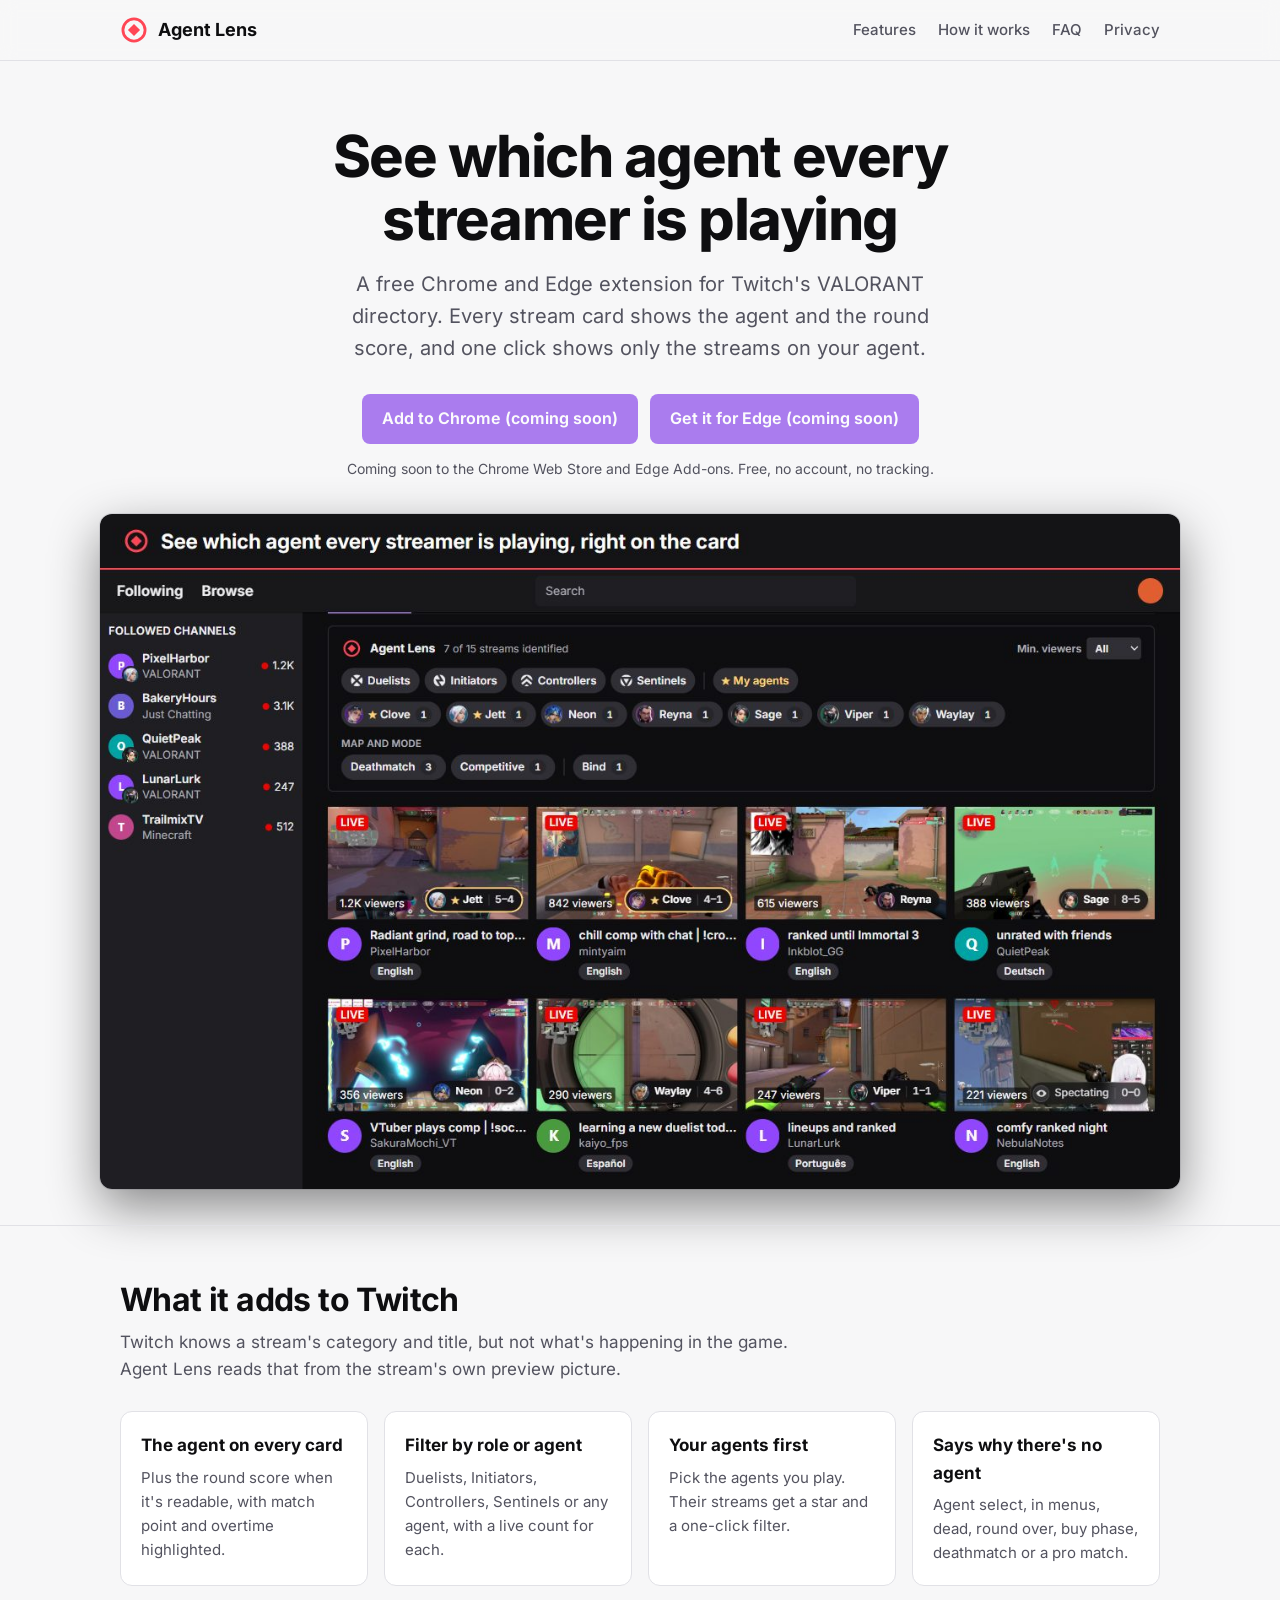
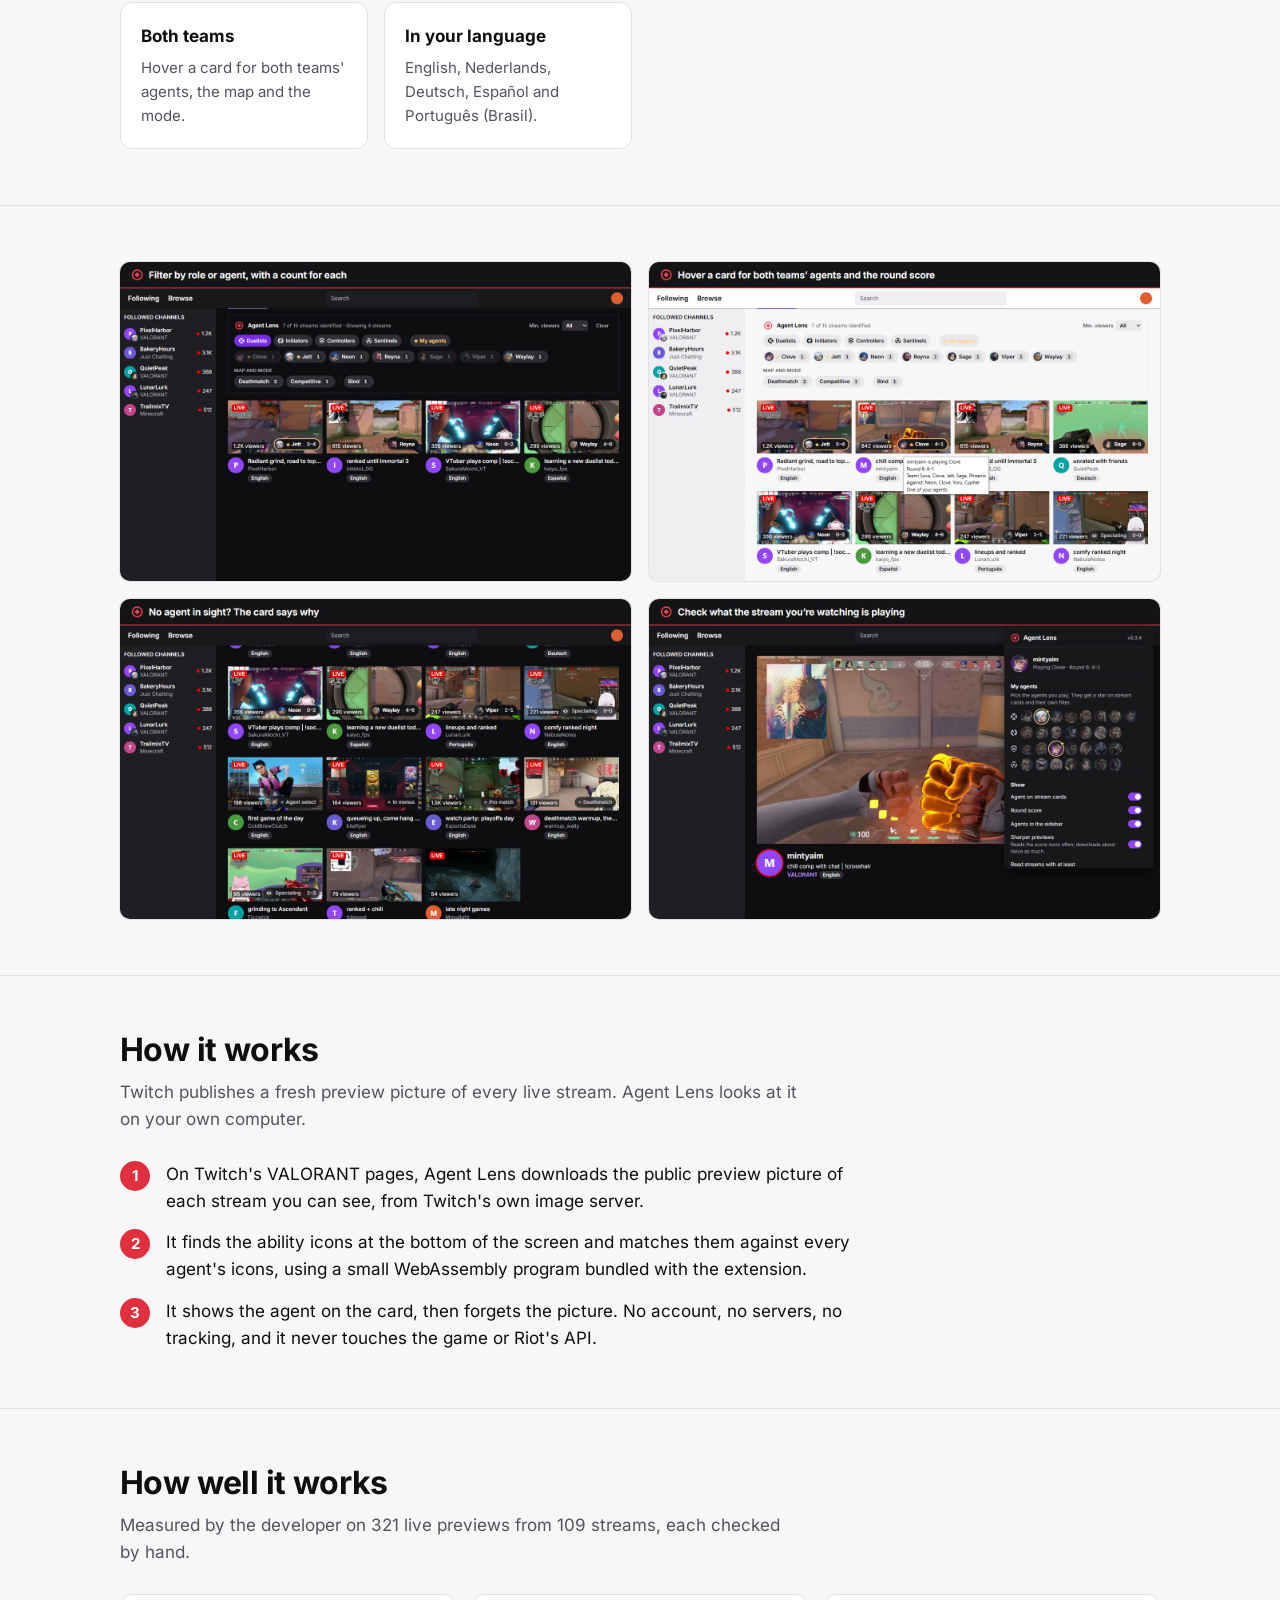
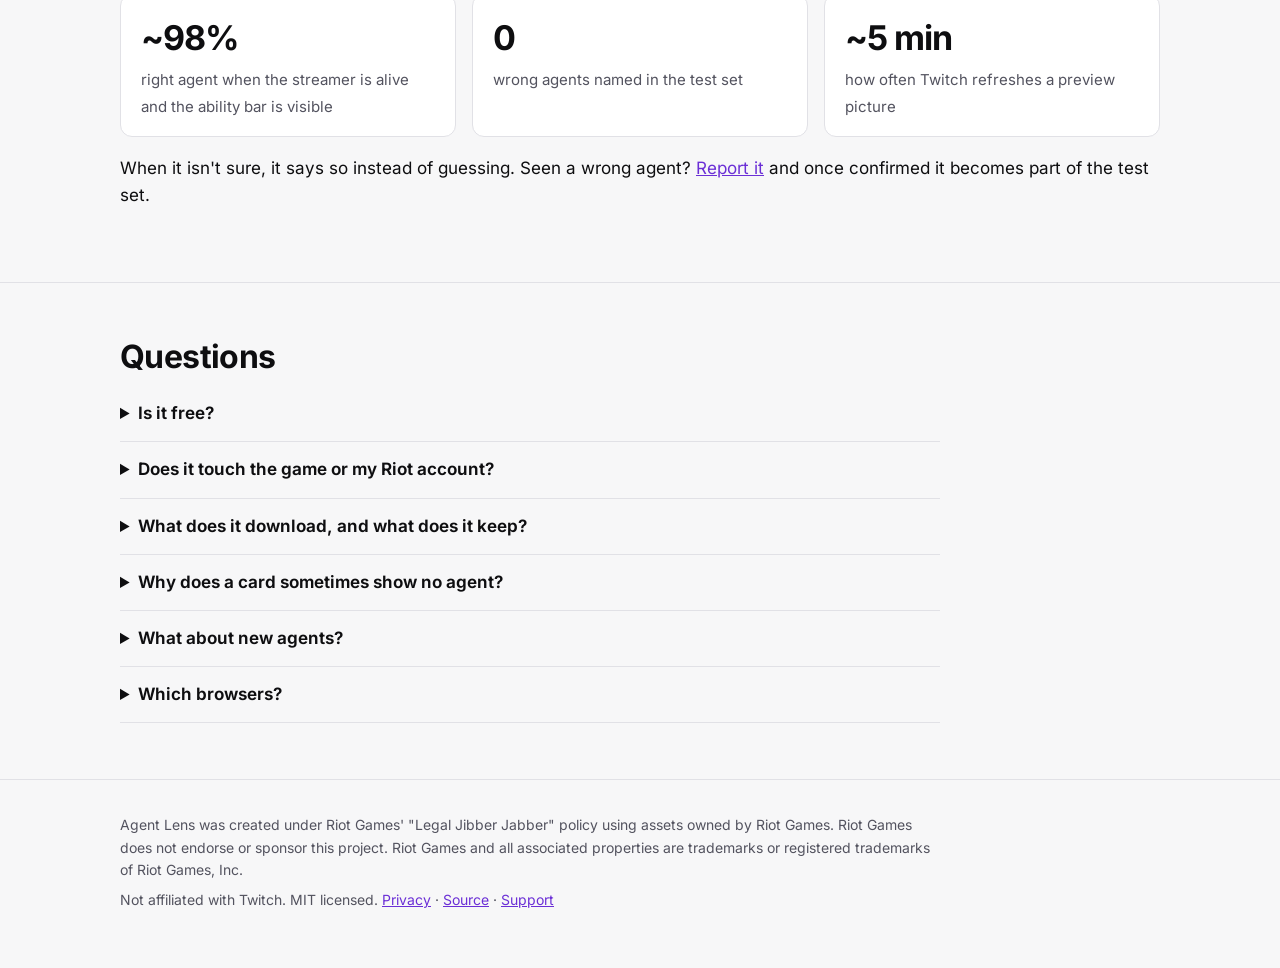
<file: docs/index.html>
<!doctype html>
<html lang="en">
<head>
  <meta charset="utf-8">
  <meta name="viewport" content="width=device-width, initial-scale=1">
  <title>Agent Lens: see the agent on every Twitch stream</title>
  <meta name="description" content="Agent Lens is a free Chrome and Edge extension that shows which VALORANT agent every Twitch streamer is playing, right on their stream card, and filters streams by agent or role.">
  <meta property="og:title" content="Agent Lens">
  <meta property="og:description" content="See which agent every streamer is playing, right on Twitch. Free, no tracking.">
  <meta property="og:image" content="https://raccooovl.github.io/agent-lens/img/marquee.jpg">
  <meta property="og:type" content="website">
  <meta name="twitter:card" content="summary_large_image">
  <link rel="icon" href="img/icon-128.png">
  <link rel="stylesheet" href="site.css">
  <script type="application/ld+json">
  {"@context": "https://schema.org", "@type": "SoftwareApplication", "name": "Agent Lens", "applicationCategory": "BrowserApplication",
   "operatingSystem": "Chrome, Microsoft Edge", "offers": {"@type": "Offer", "price": "0", "priceCurrency": "USD"},
   "description": "Shows which agent every Twitch streamer is playing, on their stream card, and filters streams by agent or role."}
  </script>
</head>
<body>
  <header class="top">
    <div class="wrap">
      <a class="brand" href="./"><svg viewBox="0 0 24 24" aria-hidden="true"><circle cx="12" cy="12" r="9.5" fill="none" stroke="#ff4655" stroke-width="2.4"/><path d="M12 6.8 17.2 12 12 17.2 6.8 12Z" fill="#ff4655"/></svg>Agent Lens</a>
      <nav><a href="#features">Features</a><a href="#how" class="hide-small">How it works</a><a href="#faq">FAQ</a><a href="privacy.html" class="hide-small">Privacy</a></nav>
    </div>
  </header>

  <main>
    <div class="hero wrap">
      <h1>See which agent every streamer is playing</h1>
      <p class="lead">A free Chrome and Edge extension for Twitch's VALORANT directory. Every stream card shows the agent and the round score, and one click shows only the streams on your agent.</p>
      <div class="install">
        <a class="btn" data-store="chrome" href="#">Add to Chrome</a>
        <a class="btn" data-store="edge" href="#">Get it for Edge</a>
      </div>
      <p class="small" id="install-note">Free, no account, no tracking.</p>
      <img class="shot" src="img/1-agents.jpg" width="1280" height="800" alt="The Twitch VALORANT directory with Agent Lens: each stream card shows the streamer's agent and round score, and a filter bar lists roles and agents with counts.">
    </div>

    <section id="features">
      <div class="wrap">
        <h2>What it adds to Twitch</h2>
        <p class="intro">Twitch knows a stream's category and title, but not what's happening in the game. Agent Lens reads that from the stream's own preview picture.</p>
        <div class="grid">
          <div class="card"><h3>The agent on every card</h3><p>Plus the round score when it's readable, with match point and overtime highlighted.</p></div>
          <div class="card"><h3>Filter by role or agent</h3><p>Duelists, Initiators, Controllers, Sentinels or any agent, with a live count for each.</p></div>
          <div class="card"><h3>Your agents first</h3><p>Pick the agents you play. Their streams get a star and a one-click filter.</p></div>
          <div class="card"><h3>Says why there's no agent</h3><p>Agent select, in menus, dead, round over, buy phase, deathmatch or a pro match.</p></div>
          <div class="card"><h3>Both teams</h3><p>Hover a card for both teams' agents, the map and the mode.</p></div>
          <div class="card"><h3>In your language</h3><p>English, Nederlands, Deutsch, Español and Português (Brasil).</p></div>
        </div>
      </div>
    </section>

    <section aria-label="Screenshots">
      <div class="wrap gallery">
        <figure><img src="img/2-filter.jpg" width="1280" height="800" loading="lazy" alt="The directory filtered to Duelists: only the four streams on a Duelist stay on the page."></figure>
        <figure><img src="img/3-teams.jpg" width="1280" height="800" loading="lazy" alt="Hovering a stream card shows the agents on both teams and the round."></figure>
        <figure><img src="img/4-why.jpg" width="1280" height="800" loading="lazy" alt="Cards without a visible agent say why: agent select, in menus, a pro match or deathmatch."></figure>
        <figure><img src="img/5-popup.jpg" width="1280" height="800" loading="lazy" alt="On a channel page, the toolbar button shows what the streamer is playing and lets you pick your agents."></figure>
      </div>
    </section>

    <section id="how">
      <div class="wrap">
        <h2>How it works</h2>
        <p class="intro">Twitch publishes a fresh preview picture of every live stream. Agent Lens looks at it on your own computer.</p>
        <ol class="steps">
          <li>On Twitch's VALORANT pages, Agent Lens downloads the public preview picture of each stream you can see, from Twitch's own image server.</li>
          <li>It finds the ability icons at the bottom of the screen and matches them against every agent's icons, using a small WebAssembly program bundled with the extension.</li>
          <li>It shows the agent on the card, then forgets the picture. No account, no servers, no tracking, and it never touches the game or Riot's API.</li>
        </ol>
      </div>
    </section>

    <section id="accuracy">
      <div class="wrap">
        <h2>How well it works</h2>
        <p class="intro">Measured by the developer on 321 live previews from 109 streams, each checked by hand.</p>
        <div class="stats">
          <div class="stat"><b>~98%</b><span>right agent when the streamer is alive and the ability bar is visible</span></div>
          <div class="stat"><b>0</b><span>wrong agents named in the test set</span></div>
          <div class="stat"><b>~5 min</b><span>how often Twitch refreshes a preview picture</span></div>
        </div>
        <p>When it isn't sure, it says so instead of guessing. Seen a wrong agent? <a href="https://github.com/raccooovl/agent-lens/issues/new?template=wrong-agent.yml">Report it</a> and once confirmed it becomes part of the test set.</p>
      </div>
    </section>

    <section id="faq">
      <div class="wrap">
        <h2>Questions</h2>
        <details><summary>Is it free?</summary><p>Yes, and it stays free. It's a fan project with no ads, no paid features and no donations.</p></details>
        <details><summary>Does it touch the game or my Riot account?</summary><p>No. It's a browser extension that only works on twitch.tv. It never talks to the game, the Riot client or Riot's API.</p></details>
        <details><summary>What does it download, and what does it keep?</summary><p>Only the public preview pictures Twitch already shows for live streams. It keeps your settings and chosen agents in your browser, and forgets what it read when you close the browser. Details are in the <a href="privacy.html">privacy policy</a>.</p></details>
        <details><summary>Why does a card sometimes show no agent?</summary><p>The preview may show a menu, agent select, a death screen or an overlay over the abilities. The card then says what it sees, and the agent appears with a later preview.</p></details>
        <details><summary>What about new agents?</summary><p>New agents are added in an update once they're released and their icons are available.</p></details>
        <details><summary>Which browsers?</summary><p>Chrome and Microsoft Edge on desktop.</p></details>
      </div>
    </section>
  </main>

  <footer>
    <div class="wrap">
      <p>Agent Lens was created under Riot Games' "Legal Jibber Jabber" policy using assets owned by Riot Games. Riot Games does not endorse or sponsor this project. Riot Games and all associated properties are trademarks or registered trademarks of Riot Games, Inc.</p>
      <p>Not affiliated with Twitch. MIT licensed. <a href="privacy.html">Privacy</a> · <a href="https://github.com/raccooovl/agent-lens">Source</a> · <a href="https://github.com/raccooovl/agent-lens/issues">Support</a></p>
    </div>
  </footer>

  <script>
    // Store links: fill these in once the listings are live. Until then the buttons say "Coming soon".
    // Every link carries utm_source=site so the store dashboards show visits from this page.
    const STORE = { chrome: '', edge: '' };
    const anyLive = Object.values(STORE).some(Boolean);
    for (const button of document.querySelectorAll('[data-store]')) {
      const url = STORE[button.dataset.store];
      if (url) button.href = url + (url.includes('?') ? '&' : '?') + 'utm_source=site&utm_medium=landing&utm_campaign=launch';
      else { button.setAttribute('aria-disabled', 'true'); button.removeAttribute('href'); button.textContent += ' (coming soon)'; }
    }
    if (!anyLive) document.getElementById('install-note').textContent = 'Coming soon to the Chrome Web Store and Edge Add-ons. Free, no account, no tracking.';
  </script>
</body>
</html>
</file>
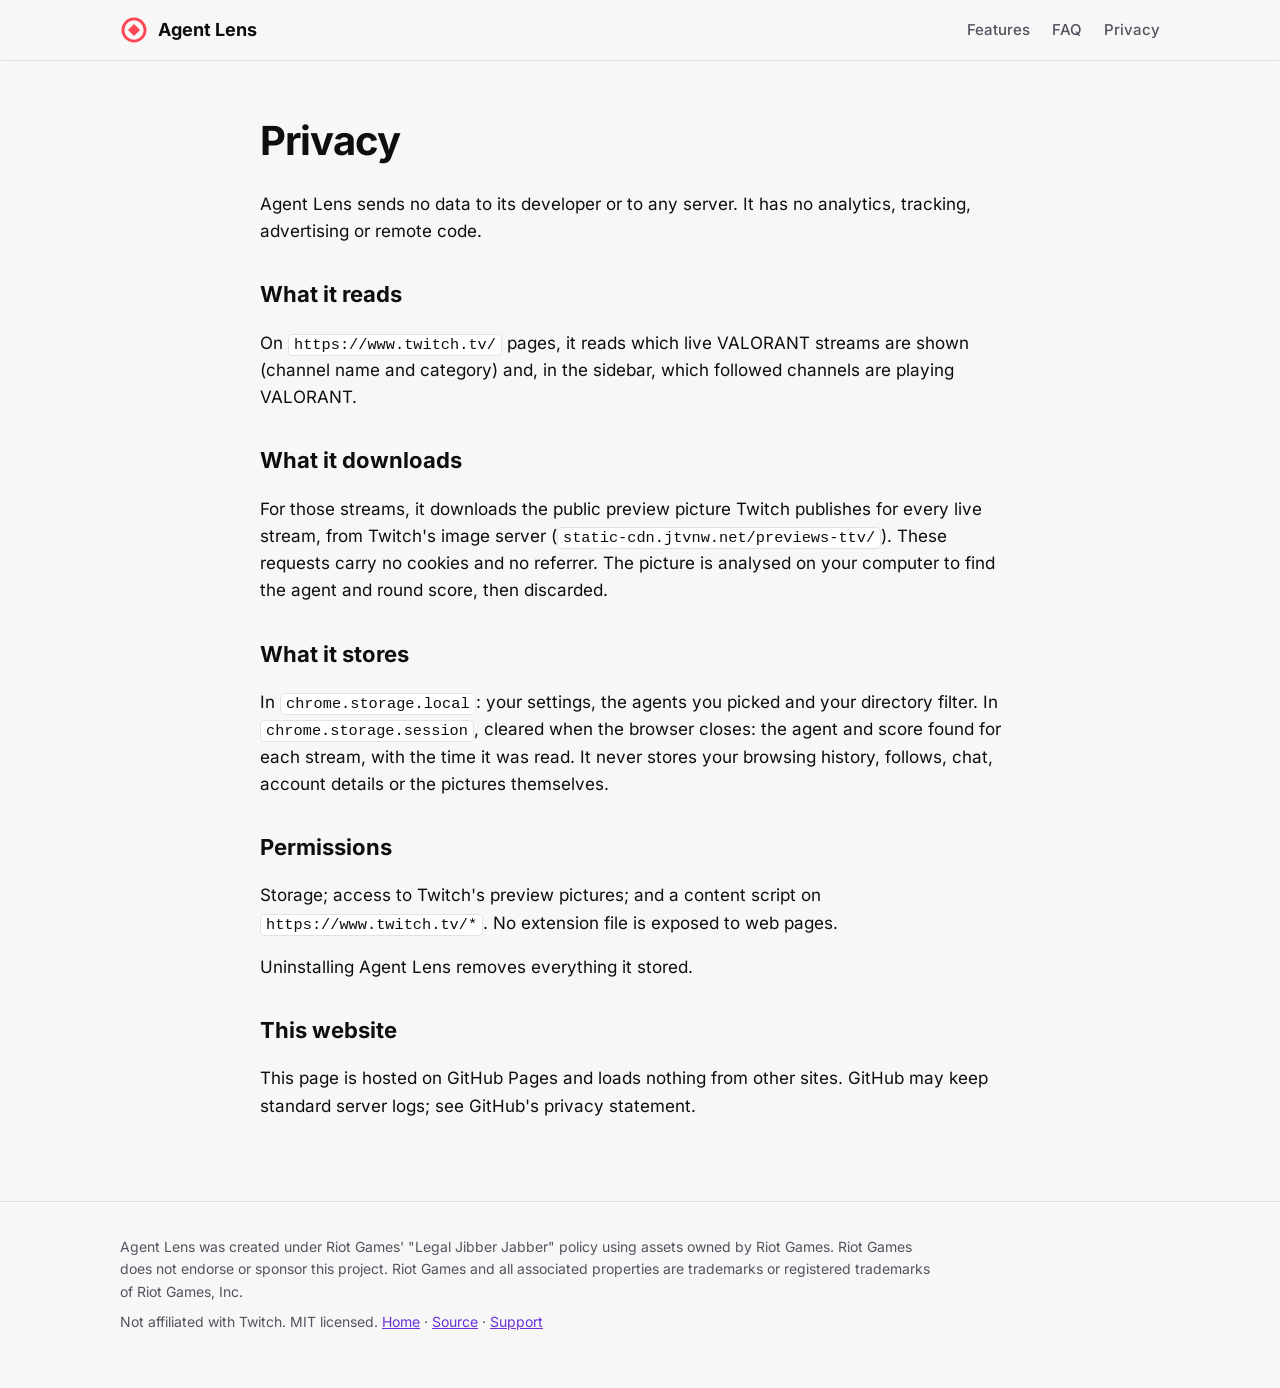
<file: docs/privacy.html>
<!doctype html>
<html lang="en">
<head>
  <meta charset="utf-8">
  <meta name="viewport" content="width=device-width, initial-scale=1">
  <title>Agent Lens privacy</title>
  <meta name="description" content="Agent Lens sends no data to its developer or to any server. What it reads, downloads and stores.">
  <link rel="icon" href="img/icon-128.png">
  <link rel="stylesheet" href="site.css">
</head>
<body>
  <header class="top">
    <div class="wrap">
      <a class="brand" href="./"><svg viewBox="0 0 24 24" aria-hidden="true"><circle cx="12" cy="12" r="9.5" fill="none" stroke="#ff4655" stroke-width="2.4"/><path d="M12 6.8 17.2 12 12 17.2 6.8 12Z" fill="#ff4655"/></svg>Agent Lens</a>
      <nav><a href="./#features">Features</a><a href="./#faq">FAQ</a><a href="privacy.html">Privacy</a></nav>
    </div>
  </header>

  <main class="wrap prose">
    <h1>Privacy</h1>
    <p>Agent Lens sends no data to its developer or to any server. It has no analytics, tracking, advertising or remote code.</p>

    <h2>What it reads</h2>
    <p>On <code>https://www.twitch.tv/</code> pages, it reads which live VALORANT streams are shown (channel name and category) and, in the sidebar, which followed channels are playing VALORANT.</p>

    <h2>What it downloads</h2>
    <p>For those streams, it downloads the public preview picture Twitch publishes for every live stream, from Twitch's image server (<code>static-cdn.jtvnw.net/previews-ttv/</code>). These requests carry no cookies and no referrer. The picture is analysed on your computer to find the agent and round score, then discarded.</p>

    <h2>What it stores</h2>
    <p>In <code>chrome.storage.local</code>: your settings, the agents you picked and your directory filter. In <code>chrome.storage.session</code>, cleared when the browser closes: the agent and score found for each stream, with the time it was read. It never stores your browsing history, follows, chat, account details or the pictures themselves.</p>

    <h2>Permissions</h2>
    <p>Storage; access to Twitch's preview pictures; and a content script on <code>https://www.twitch.tv/*</code>. No extension file is exposed to web pages.</p>

    <p>Uninstalling Agent Lens removes everything it stored.</p>

    <h2>This website</h2>
    <p>This page is hosted on GitHub Pages and loads nothing from other sites. GitHub may keep standard server logs; see GitHub's privacy statement.</p>
  </main>

  <footer>
    <div class="wrap">
      <p>Agent Lens was created under Riot Games' "Legal Jibber Jabber" policy using assets owned by Riot Games. Riot Games does not endorse or sponsor this project. Riot Games and all associated properties are trademarks or registered trademarks of Riot Games, Inc.</p>
      <p>Not affiliated with Twitch. MIT licensed. <a href="./">Home</a> · <a href="https://github.com/raccooovl/agent-lens">Source</a> · <a href="https://github.com/raccooovl/agent-lens/issues">Support</a></p>
    </div>
  </footer>
</body>
</html>
</file>
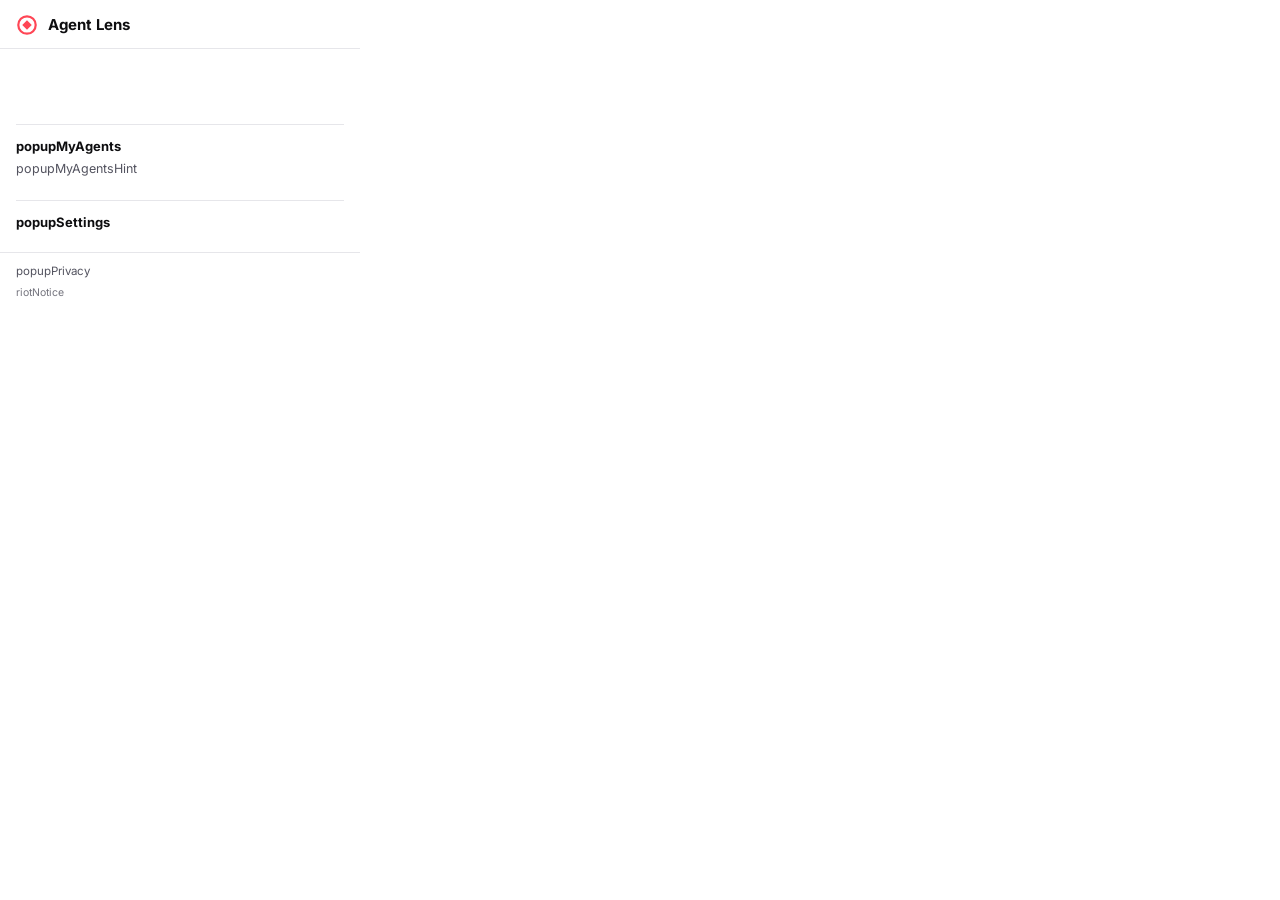
<file: extension/popup.html>
<!doctype html>
<html>
<head>
  <meta charset="utf-8">
  <link rel="stylesheet" href="fonts.css">
  <link rel="stylesheet" href="popup.css">
</head>
<body>
  <header class="top">
    <svg class="mark" viewBox="0 0 24 24" aria-hidden="true"><circle cx="12" cy="12" r="9.5" fill="none" stroke="#ff4655" stroke-width="2.4"/><path d="M12 6.8 17.2 12 12 17.2 6.8 12Z" fill="#ff4655"/></svg>
    <h1>Agent Lens</h1>
    <span class="version" id="version"></span>
  </header>
  <main>
    <section class="tab" id="tab" aria-live="polite"></section>
    <section>
      <h2 data-i18n="popupMyAgents"></h2>
      <p class="hint" data-i18n="popupMyAgentsHint"></p>
      <div id="agents" class="agents"></div>
    </section>
    <section>
      <h2 data-i18n="popupSettings"></h2>
      <div class="settings" id="settings"></div>
    </section>
  </main>
  <footer>
    <p data-i18n="popupPrivacy"></p>
    <p class="legal" data-i18n="riotNotice"></p>
  </footer>
  <script src="i18n.js"></script>
  <script src="popup.js"></script>
</body>
</html>
</file>
<file: docs/site.css>
/* Agent Lens site. Inter is served from this site (SIL OFL 1.1, fonts/Inter-OFL.txt): no third-party requests. */
@font-face { font-family: 'Inter'; font-style: normal; font-display: swap; font-weight: 100 900; src: url(fonts/inter-latin-ext-wght-normal.woff2) format('woff2');
  unicode-range: U+0100-02AF,U+0304,U+0308,U+0329,U+1E00-1E9F,U+1EF2-1EFF,U+2020,U+20A0-20AB,U+20AD-20C0,U+2113,U+2C60-2C7F,U+A720-A7FF; }
@font-face { font-family: 'Inter'; font-style: normal; font-display: swap; font-weight: 100 900; src: url(fonts/inter-latin-wght-normal.woff2) format('woff2');
  unicode-range: U+0000-00FF,U+0131,U+0152-0153,U+02BB-02BC,U+02C6,U+02DA,U+02DC,U+0304,U+0308,U+0329,U+2000-206F,U+2074,U+20AC,U+2122,U+2191,U+2193,U+2212,U+2215,U+FEFF,U+FFFD; }

:root { --bg: #0e0e10; --surface: #18181b; --line: #2a2a2e; --text: #efeff1; --muted: #adadb8; --accent: #ff4655; --link: #bf94ff; --button: #9147ff; color-scheme: dark; }
@media (prefers-color-scheme: light) {
  :root { --bg: #f7f7f8; --surface: #ffffff; --line: #e1e1e6; --text: #0e0e10; --muted: #53535f; --accent: #e0303f; --link: #6b2fd6; --button: #772ce8; color-scheme: light; }
}
* { box-sizing: border-box; }
html { -webkit-text-size-adjust: 100%; }
body { margin: 0; background: var(--bg); color: var(--text); font: 17px/1.6 Inter, system-ui, sans-serif; -webkit-font-smoothing: antialiased; }
a { color: var(--link); }
img { max-width: 100%; height: auto; display: block; }
.wrap { max-width: 1080px; margin: 0 auto; padding: 0 20px; }

header.top { position: sticky; top: 0; z-index: 2; background: color-mix(in srgb, var(--bg) 88%, transparent); backdrop-filter: blur(8px); border-bottom: 1px solid var(--line); }
header.top .wrap { display: flex; align-items: center; gap: 12px; height: 60px; }
.brand { display: flex; align-items: center; gap: 10px; color: var(--text); text-decoration: none; font-weight: 700; font-size: 18px; white-space: nowrap; }
.brand svg { width: 28px; height: 28px; }
nav { margin-left: auto; display: flex; gap: 22px; font-size: 15px; font-weight: 500; }
nav a { color: var(--muted); text-decoration: none; }
nav a:hover { color: var(--text); }

.hero { padding: 64px 0 36px; text-align: center; }
.hero h1 { margin: 0 auto; max-width: 820px; font-size: clamp(34px, 5.4vw, 58px); line-height: 1.08; letter-spacing: -1.5px; font-weight: 750; }
.hero p.lead { margin: 18px auto 0; max-width: 640px; font-size: 20px; color: var(--muted); }
.install { display: flex; flex-wrap: wrap; justify-content: center; gap: 12px; margin: 30px 0 10px; }
.btn { display: inline-flex; align-items: center; gap: 8px; padding: 12px 20px; border-radius: 8px; background: var(--button); color: #fff; text-decoration: none; font-weight: 650; font-size: 16px; }
.btn.secondary { background: transparent; color: var(--text); box-shadow: inset 0 0 0 1px var(--line); }
.btn[aria-disabled="true"] { opacity: .6; pointer-events: none; }
.small { font-size: 14px; color: var(--muted); }
.shot { margin: 34px auto 0; border-radius: 12px; overflow: hidden; box-shadow: 0 18px 50px rgba(0, 0, 0, .45), 0 0 0 1px var(--line); }

section { padding: 56px 0; border-top: 1px solid var(--line); }
section h2 { margin: 0 0 10px; font-size: 32px; letter-spacing: -.6px; line-height: 1.15; }
section > .wrap > p.intro { margin: 0 0 28px; color: var(--muted); max-width: 680px; }
.grid { display: grid; grid-template-columns: repeat(auto-fit, minmax(230px, 1fr)); gap: 16px; }
.card { background: var(--surface); border: 1px solid var(--line); border-radius: 12px; padding: 20px; }
.card h3 { margin: 0 0 6px; font-size: 17px; }
.card p { margin: 0; color: var(--muted); font-size: 15px; }
.gallery { display: grid; grid-template-columns: repeat(auto-fit, minmax(min(100%, 420px), 1fr)); gap: 18px; }
.gallery figure { margin: 0; }
.gallery img { border-radius: 10px; box-shadow: 0 0 0 1px var(--line); }
.steps { counter-reset: step; display: grid; gap: 14px; padding: 0; margin: 0; list-style: none; max-width: 760px; }
.steps li { position: relative; padding-left: 46px; }
.steps li::before { counter-increment: step; content: counter(step); position: absolute; left: 0; top: 0; width: 30px; height: 30px; border-radius: 50%; background: var(--accent); color: #fff; font-weight: 700; display: grid; place-items: center; font-size: 15px; }
.stats { display: flex; flex-wrap: wrap; gap: 16px; margin: 0 0 18px; }
.stat { background: var(--surface); border: 1px solid var(--line); border-radius: 12px; padding: 16px 20px; min-width: 200px; flex: 1; }
.stat b { display: block; font-size: 34px; letter-spacing: -1px; }
.stat span { color: var(--muted); font-size: 15px; }
details { border-bottom: 1px solid var(--line); padding: 14px 0; max-width: 820px; }
summary { cursor: pointer; font-weight: 650; }
details p { margin: 8px 0 0; color: var(--muted); }

footer { border-top: 1px solid var(--line); padding: 34px 0 48px; font-size: 14px; color: var(--muted); }
footer p { margin: 0 0 8px; max-width: 820px; }
.prose { max-width: 760px; padding: 48px 0 64px; }
.prose h1 { font-size: 40px; letter-spacing: -1px; margin: 0 0 18px; }
.prose h2 { font-size: 22px; margin: 32px 0 8px; }
.prose p, .prose li { color: var(--text); }
code { font-size: .9em; background: var(--surface); padding: 1px 5px; border-radius: 4px; border: 1px solid var(--line); }

@media (max-width: 640px) {
  nav { gap: 14px; font-size: 14px; }
  nav a.hide-small { display: none; }
  .hero { padding-top: 40px; }
  .hero p.lead { font-size: 18px; }
  section { padding: 42px 0; }
  section h2 { font-size: 26px; }
}
</file>
<file: extension/fonts.css>
/* Inter for the popup. Twitch pages already provide Inter. SIL OFL 1.1, see fonts/Inter-OFL.txt. */
@font-face {
  font-family: 'Inter';
  font-style: normal;
  font-display: swap;
  font-weight: 100 900;
  src: url(fonts/inter-latin-ext-wght-normal.woff2) format('woff2');
  unicode-range: U+0100-02AF,U+0304,U+0308,U+0329,U+1E00-1E9F,U+1EF2-1EFF,U+2020,U+20A0-20AB,U+20AD-20C0,U+2113,U+2C60-2C7F,U+A720-A7FF;
}
@font-face {
  font-family: 'Inter';
  font-style: normal;
  font-display: swap;
  font-weight: 100 900;
  src: url(fonts/inter-latin-wght-normal.woff2) format('woff2');
  unicode-range: U+0000-00FF,U+0131,U+0152-0153,U+02BB-02BC,U+02C6,U+02DA,U+02DC,U+0304,U+0308,U+0329,U+2000-206F,U+2074,U+20AC,U+2122,U+2191,U+2193,U+2212,U+2215,U+FEFF,U+FFFD;
}
</file>
<file: extension/popup.css>
:root{color-scheme:dark; --page:#18181b; --raised:#1f1f23; --hover:#26262c; --button:#2f2f35; --line:#2f2f35; --text:#efeff1; --muted:#adadb8;
  --accent:#9147ff; --accent-hover:#772ce8; --star:#ffd37a; --focus:#a970ff; --mark:#ff4655}
@media (prefers-color-scheme: light){:root{color-scheme:light; --page:#ffffff; --raised:#f7f7f8; --hover:#efeff1; --button:#e9e9ec; --line:#e6e6ea; --text:#0e0e10; --muted:#53535f; --star:#c98a00; --focus:#772ce8}}
*{box-sizing:border-box}
html,body{margin:0; overflow-x:hidden}
body{width:360px; background:var(--page); color:var(--text); font:13px/1.45 Inter,"Helvetica Neue",Helvetica,Arial,sans-serif; -webkit-font-smoothing:antialiased}
button{font:inherit; color:inherit; cursor:pointer}
:focus-visible{outline:2px solid var(--focus); outline-offset:2px}
.top{display:flex; align-items:center; gap:10px; padding:14px 16px 12px; border-bottom:1px solid var(--line)}
.mark{width:22px; height:22px}
h1{margin:0; font-size:15px; font-weight:700; flex:1}
.version{color:var(--muted); font-size:12px}
main{padding:4px 16px 4px}
section{padding:12px 0; border-bottom:1px solid var(--line)}
section:last-child{border-bottom:0}
h2{margin:0 0 4px; font-size:13px; font-weight:700}
.hint{margin:0 0 10px; color:var(--muted); font-size:12.5px}
.tab{display:flex; align-items:center; gap:12px; min-height:72px}
.tab .face{width:44px; height:44px; border-radius:50%; flex:none; background:var(--button) center/cover no-repeat}
.tab .face.empty{display:grid; place-items:center}
.tab .face.empty svg{width:22px; height:22px; opacity:.8}
.tab .text{flex:1; min-width:0}
.tab .name{display:block; font-weight:700; font-size:14px; overflow:hidden; text-overflow:ellipsis; white-space:nowrap}
.tab .line{display:block; color:var(--muted); font-size:12.5px}
.tab .line strong{color:var(--text); font-weight:600}
.tab .score{font-variant-numeric:tabular-nums}
.tab .hot{color:var(--star)}
.cta{display:inline-flex; align-items:center; height:30px; margin-top:8px; padding:0 12px; border:0; border-radius:4px; background:var(--accent); color:#fff; font-weight:600}
.cta:hover{background:var(--accent-hover)}
.agents{display:flex; flex-direction:column; gap:8px}
.role{display:flex; align-items:center; gap:8px}
.role-icon{width:16px; height:16px; flex:none; background:var(--muted); -webkit-mask:var(--icon) center/contain no-repeat; mask:var(--icon) center/contain no-repeat}
.faces{display:flex; flex-wrap:wrap; gap:5px}
.pick{position:relative; width:32px; height:32px; padding:0; border:0; border-radius:50%; background:var(--button) center/cover no-repeat; opacity:.55; filter:saturate(.4); transition:opacity .12s, filter .12s, box-shadow .12s}
.pick:hover{opacity:.85; filter:none}
.pick[aria-pressed="true"]{opacity:1; filter:none; box-shadow:0 0 0 2px var(--page), 0 0 0 4px var(--star)}
.pick[aria-pressed="true"]::after{content:"★"; position:absolute; right:-4px; top:-6px; color:var(--star); font-size:12px; text-shadow:0 0 2px var(--page),0 0 2px var(--page)}
.settings{display:flex; flex-direction:column}
.switch,.option{display:flex; align-items:center; gap:12px; padding:7px 0; cursor:pointer}
.switch span,.option span{flex:1}
.switch small,.option small{display:block; color:var(--muted); font-size:12px}
.switch input{appearance:none; width:34px; height:20px; margin:0; border-radius:10px; background:var(--button); position:relative; cursor:pointer; flex:none; transition:background .12s}
.switch input::after{content:""; position:absolute; top:3px; left:3px; width:14px; height:14px; border-radius:50%; background:#fff; transition:transform .12s}
.switch input:checked{background:var(--accent)}
.switch input:checked::after{transform:translateX(14px)}
footer{padding:10px 16px 14px; border-top:1px solid var(--line); color:var(--muted); font-size:11.5px}
footer p{margin:0 0 6px}
.legal{opacity:.8; font-size:10.5px; margin:0}

.face.maybe{filter:saturate(.55) brightness(.9)}
.line .sub{display:block; color:var(--muted, #adadb8); font-size:12px; margin-top:2px}
.select{flex:none; height:30px; padding:0 8px; border:0; border-radius:4px; background:var(--button, #2f2f35); color:inherit; font:inherit; font-size:12.5px; cursor:pointer}
</file>
